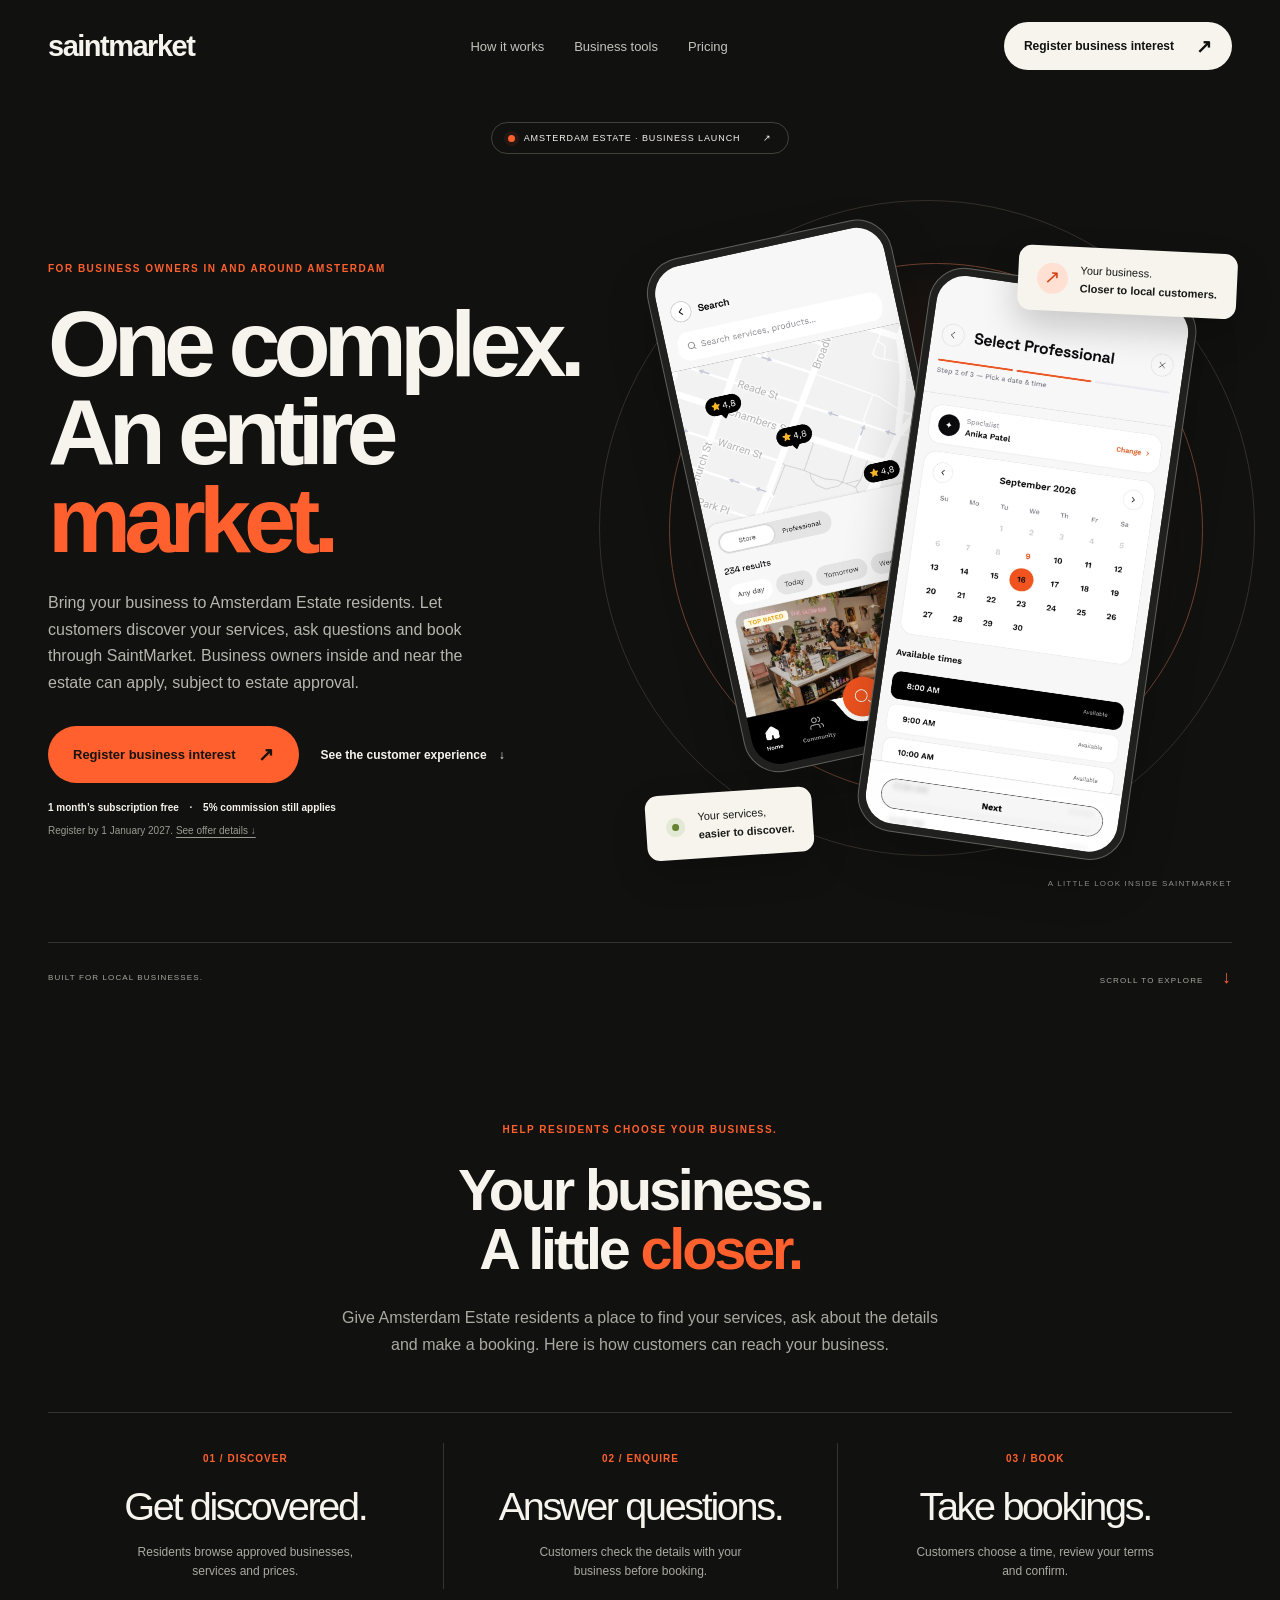
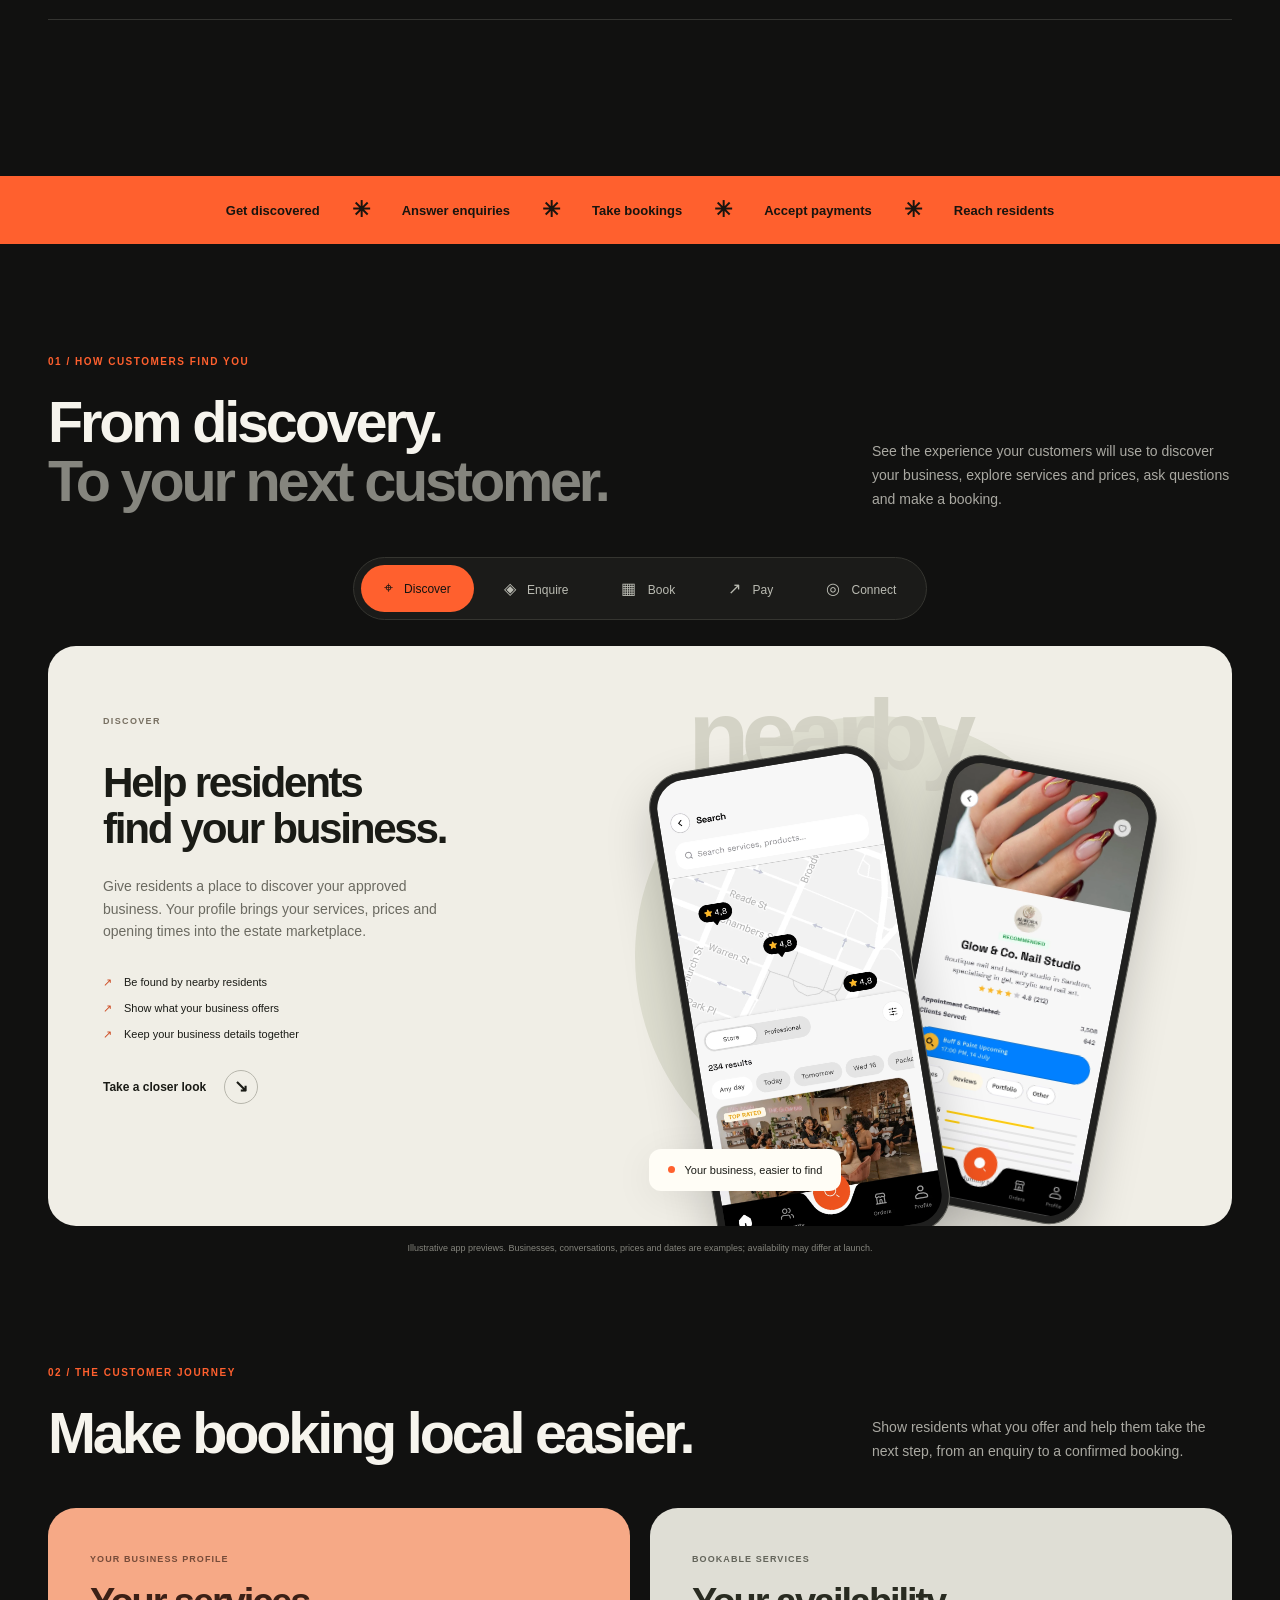
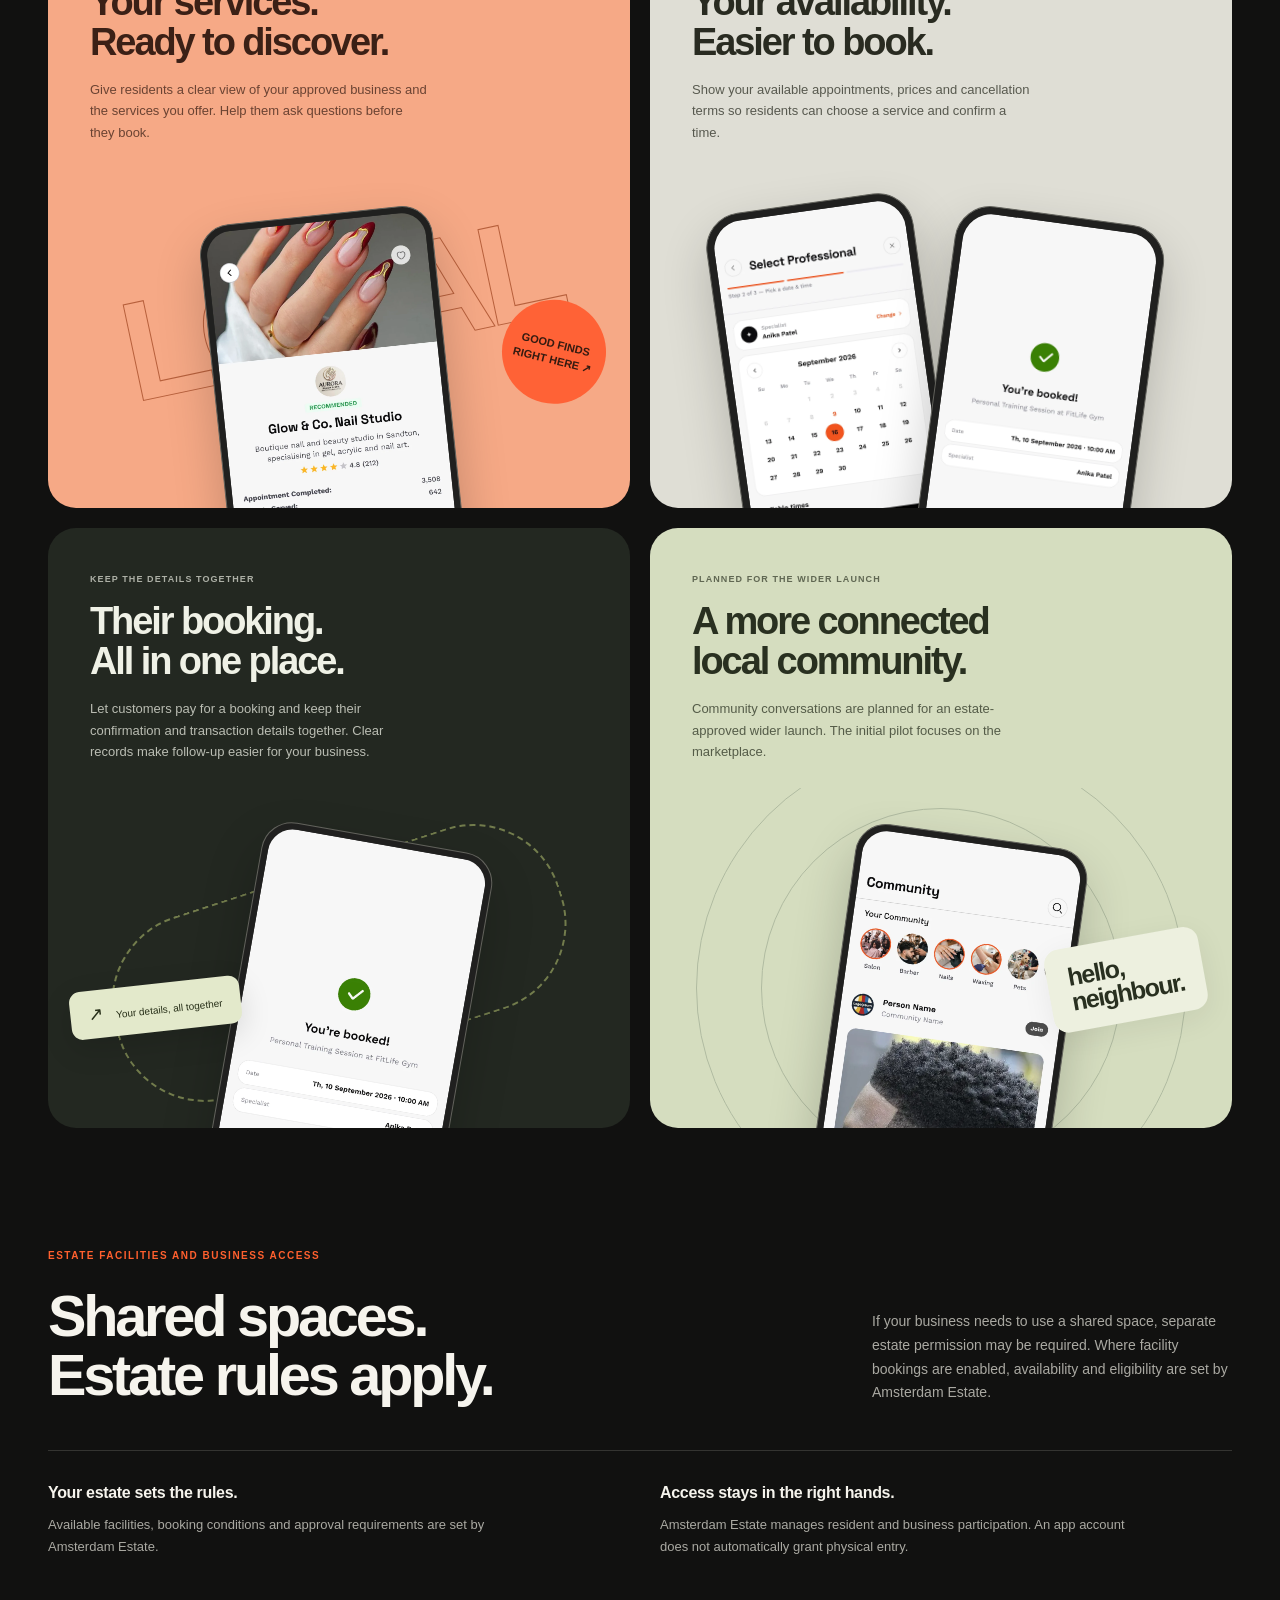
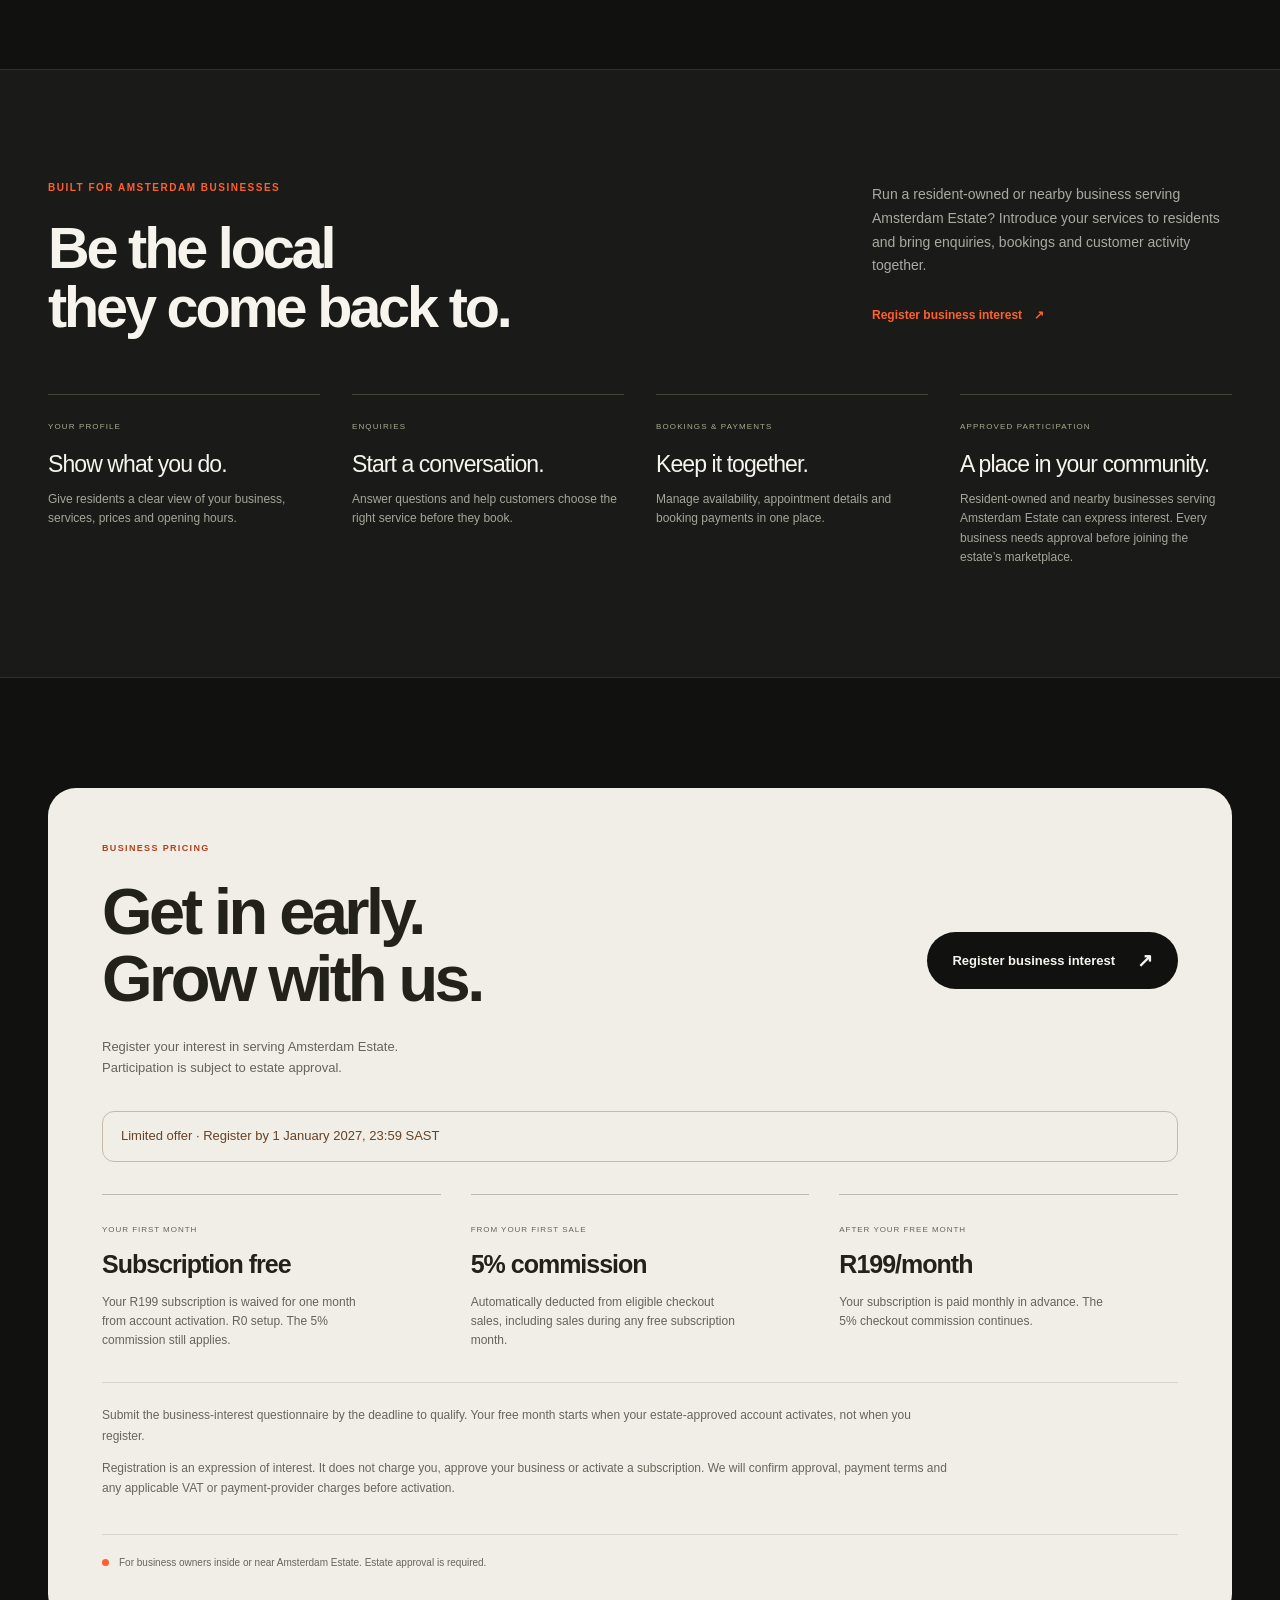
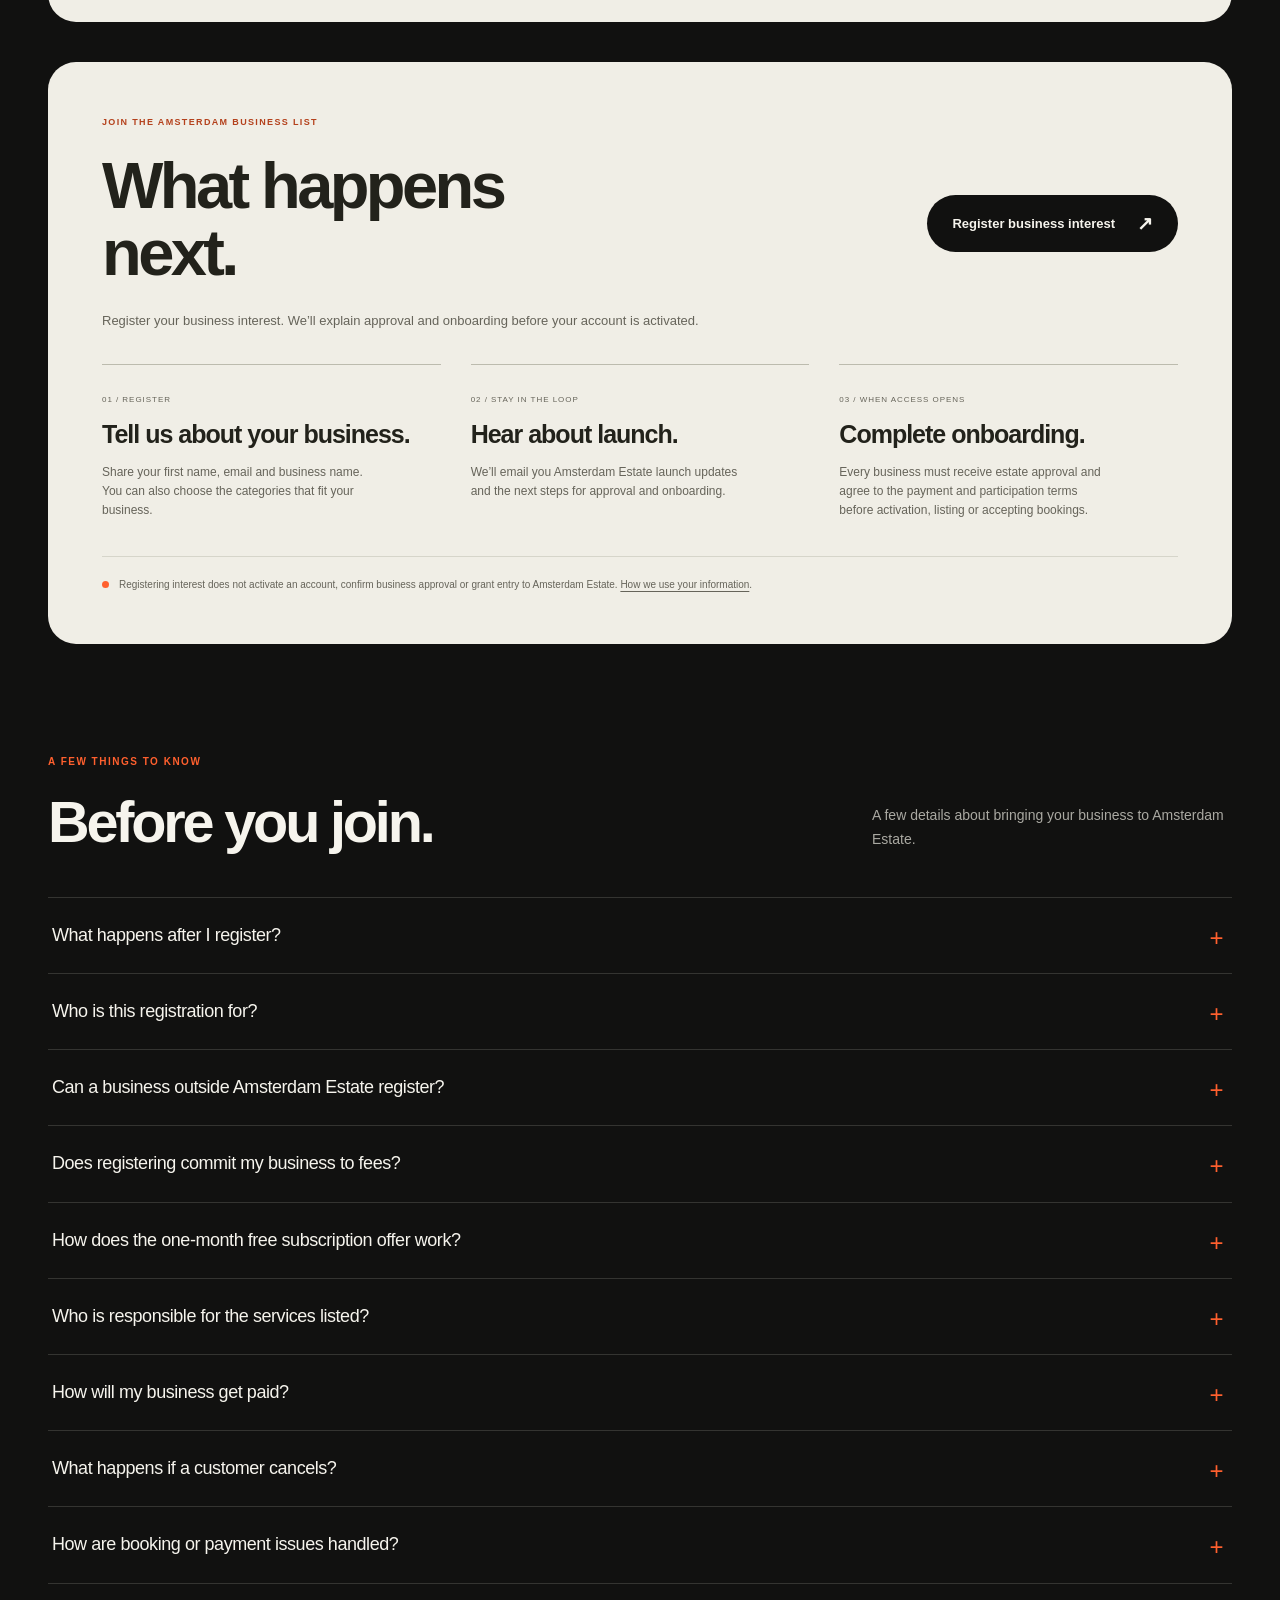
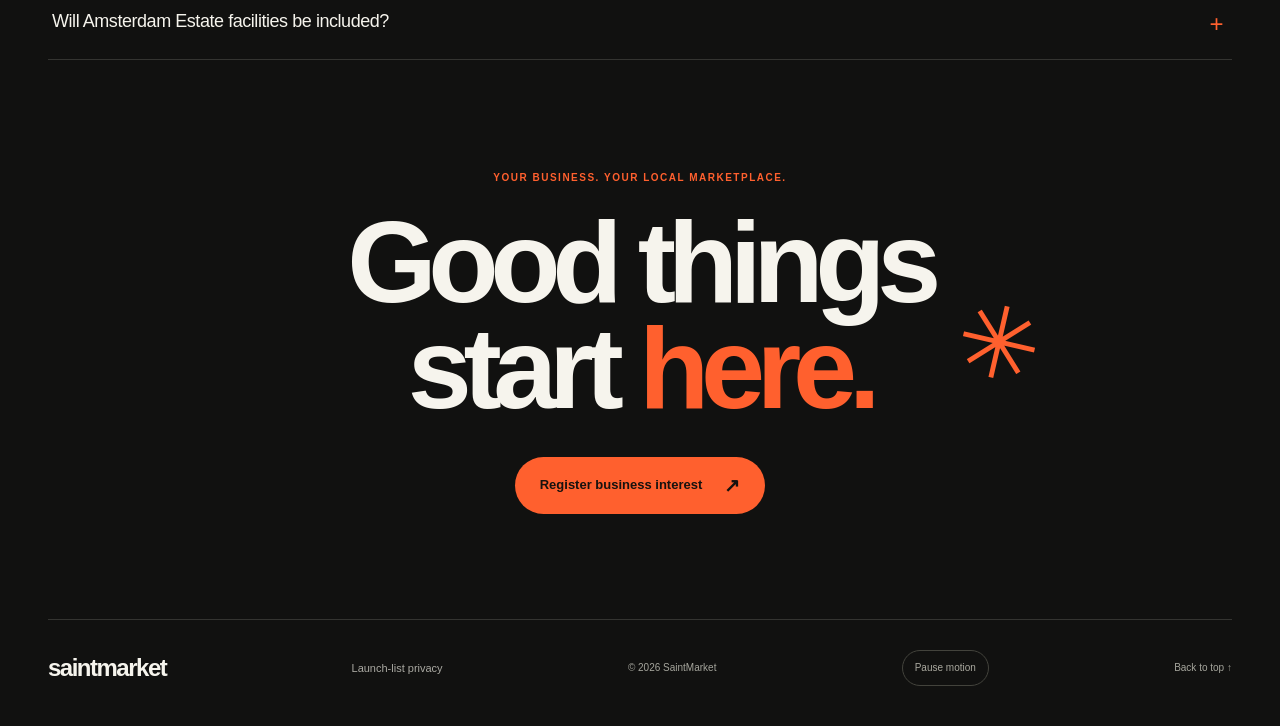
<file: saintmarket 2/index.html>
<!doctype html>
<html lang="en">
<head>
<meta charset="utf-8"><meta name="viewport" content="width=device-width,initial-scale=1">
<title>SaintMarket for Business — Amsterdam Estate</title>
<meta name="description" content="Reach Amsterdam Estate residents with your business. R199/month plus 5% commission. Register by 1 January 2027 for one month’s subscription free, subject to estate approval.">
<link rel="canonical" href="https://saintmarket.vercel.app/">
<meta property="og:title" content="SaintMarket — Amsterdam Estate business launch">
<meta property="og:description" content="Business owners: register by 1 January 2027 for one month’s subscription free. The 5% checkout commission still applies. R199/month afterward, subject to estate approval.">
<meta property="og:type" content="website">
<meta property="og:url" content="https://saintmarket.vercel.app/">
<meta name="theme-color" content="#111110">
<link rel="icon" href="assets/favicon.svg?v=20261117-brand" type="image/svg+xml">
<link rel="stylesheet" href="styles.css?v=11-business-offer">
<script src="app.js?v=11-business-offer" defer></script>
</head>
<body>
<div class="reading-progress" aria-hidden="true"><span></span></div>
<a class="skip" href="#main">Skip to content</a>
<header class="site-header">
<a href="#" class="wordmark" aria-label="SaintMarket home">saintmarket</a>
<nav aria-label="Main navigation"><a href="#experience">How it works</a><a href="#business">Business tools</a><a href="#pricing">Pricing</a></nav>
<a class="button button-small button-light" href="https://tally.so/r/VL27Kj" target="_blank" rel="noopener noreferrer">Register business interest <span aria-hidden="true">↗</span></a>
</header>
<main id="main">
<section class="hero wrap" aria-labelledby="hero-title">
<a class="launch-label" href="#pricing"><span class="live-dot" aria-hidden="true"></span> AMSTERDAM ESTATE · BUSINESS LAUNCH <span aria-hidden="true">↗</span></a>
<div class="hero-layout">
<div class="hero-copy">
<p class="eyebrow">FOR BUSINESS OWNERS IN AND AROUND AMSTERDAM</p>
<h1 id="hero-title">One complex.<br> An entire<br> <em>market.</em></h1>
<p class="lead">Bring your business to Amsterdam Estate residents. Let customers discover your services, ask questions and book through SaintMarket. Business owners inside and near the estate can apply, subject to estate approval.</p>
<div class="hero-actions"><a class="button button-orange" href="https://tally.so/r/VL27Kj" target="_blank" rel="noopener noreferrer">Register business interest <span aria-hidden="true">↗</span></a><a class="text-link" href="#experience">See the customer experience <span aria-hidden="true">↓</span></a></div>
<p class="fine offer-summary" data-offer-active>1 month’s subscription free <span>·</span> 5% commission still applies</p>
<p class="fine offer-summary" data-offer-expired hidden>R199/month <span>·</span> 5% commission <span>·</span> R0 setup</p>
<p class="fine offer-deadline-copy" data-offer-active>Register by <time datetime="2027-01-01">1 January 2027</time>. <a href="#pricing">See offer details ↓</a></p>
<p class="fine offer-deadline-copy" data-offer-expired hidden>The one-month subscription offer closed on 1 January 2027.</p>
</div>
<div class="hero-stage" aria-label="SaintMarket app preview">
<div class="orbit orbit-one" aria-hidden="true"></div><div class="orbit orbit-two" aria-hidden="true"></div><div class="hero-glow" aria-hidden="true"></div>
<div class="device hero-back"><img src="assets/discover-v5.webp" width="804" height="1748" alt="Discover nearby businesses on the SaintMarket map" fetchpriority="high"></div>
<div class="device hero-front"><img src="assets/booking-v5.webp" width="804" height="1752" alt="SaintMarket design preview showing appointment dates and available times" fetchpriority="high"></div>
<div class="floating-note note-top"><span class="note-icon" aria-hidden="true">↗</span><span>Your business.<br> <strong>Closer to local customers.</strong></span></div>
<div class="floating-note note-bottom"><span class="status-dot" aria-hidden="true"></span><span>Your services,<br> <strong>easier to discover.</strong></span></div>
<span class="stage-caption">A LITTLE LOOK INSIDE SAINTMARKET</span>
</div>
</div>
<div class="hero-baseline"><span>BUILT FOR LOCAL BUSINESSES.</span><a href="#experience" aria-label="Scroll to explore SaintMarket">SCROLL TO EXPLORE <span>↓</span></a></div>
</section>
<section class="local-section wrap section-space" aria-labelledby="local-title">
<p class="eyebrow">HELP RESIDENTS CHOOSE YOUR BUSINESS.</p>
<h2 id="local-title"><span data-scroll-word>Your business.</span><br> <span data-scroll-word>A little</span> <em data-scroll-word>closer.</em></h2>
<p class="local-copy">Give Amsterdam Estate residents a place to find your services, ask about the details and make a booking. Here is how customers can reach your business.</p>
<ol class="stats local-benefits app-steps" aria-label="How residents find and book your business"><li><span class="step-number">01 / DISCOVER</span><strong>Get discovered.</strong><span>Residents browse approved businesses, services and prices.</span></li><li><span class="step-number">02 / ENQUIRE</span><strong>Answer questions.</strong><span>Customers check the details with your business before booking.</span></li><li><span class="step-number">03 / BOOK</span><strong>Take bookings.</strong><span>Customers choose a time, review your terms and confirm.</span></li></ol>
</section>
<div class="category-strip" aria-label="Business benefits"><span>Get discovered</span><i>✳</i><span>Answer enquiries</span><i>✳</i><span>Take bookings</span><i>✳</i><span>Accept payments</span><i>✳</i><span>Reach residents</span></div>
<section id="experience" class="experience wrap section-space">
<div class="section-heading"><div><p class="eyebrow">01 / HOW CUSTOMERS FIND YOU</p><h2>From discovery.<br> <span class="muted-heading">To your next customer.</span></h2></div><p>See the experience your customers will use to discover your business, explore services and prices, ask questions and make a booking.</p></div>
<div class="feature-tabs" role="tablist" aria-label="Explore app features">
<button id="tab-discover" role="tab" aria-selected="true" aria-controls="feature-panel" data-feature="discover"><span aria-hidden="true">⌖</span> Discover</button>
<button id="tab-enquire" role="tab" aria-selected="false" aria-controls="feature-panel" tabindex="-1" data-feature="enquire"><span aria-hidden="true">◈</span> Enquire</button>
<button id="tab-book" role="tab" aria-selected="false" aria-controls="feature-panel" tabindex="-1" data-feature="book"><span aria-hidden="true">▦</span> Book</button>
<button id="tab-pay" role="tab" aria-selected="false" aria-controls="feature-panel" tabindex="-1" data-feature="pay"><span aria-hidden="true">↗</span> Pay</button>
<button id="tab-connect" role="tab" aria-selected="false" aria-controls="feature-panel" tabindex="-1" data-feature="connect"><span aria-hidden="true">◎</span> Connect</button>
</div>
<div class="feature-panel" id="feature-panel" role="tabpanel" tabindex="0" aria-labelledby="tab-discover">
<div class="panel-copy"><span class="chapter" id="feature-number">DISCOVER</span><h3 id="feature-title">Help residents<br> find your business.</h3><p id="feature-description">Give residents a place to discover your approved business. Your profile brings your services, prices and opening times into the estate marketplace.</p><ul id="feature-points"><li>Be found by nearby residents</li><li>Show what your business offers</li><li>Keep your business details together</li></ul><a class="round-link" href="#features">Take a closer look <span aria-hidden="true">↘</span></a></div>
<div class="panel-stage"><div class="panel-ring" aria-hidden="true"></div><span class="panel-big-word" id="feature-word" aria-hidden="true">nearby.</span><div class="device panel-secondary"><img id="feature-secondary" src="assets/salon-v5.webp" width="804" height="1750" alt="Illustrative beauty studio profile and example services" loading="lazy"></div><div class="device panel-primary"><img id="feature-primary" src="assets/discover-v5.webp" width="804" height="1748" alt="Map of local businesses with category filters" loading="lazy"></div><div class="panel-tag"><span class="status-dot" aria-hidden="true"></span><span id="feature-tag">Your business, easier to find</span></div></div>
</div>
<p class="screen-caption">Illustrative app previews. Businesses, conversations, prices and dates are examples; availability may differ at launch.</p>
</section>
<section class="feature-stories wrap" id="features">
<div class="section-heading"><div><p class="eyebrow">02 / THE CUSTOMER JOURNEY</p><h2>Make booking local easier.</h2></div><p>Show residents what you offer and help them take the next step, from an enquiry to a confirmed booking.</p></div>
<div class="story-grid">
<article class="story story-shop"><div class="story-copy"><span class="story-kicker">YOUR BUSINESS PROFILE</span><h3>Your services.<br> Ready to discover.</h3><p>Give residents a clear view of your approved business and the services you offer. Help them ask questions before they book.</p></div><div class="story-art shop-art"><span class="art-outline" aria-hidden="true">LOCAL</span><div class="device story-device"><img src="assets/salon-v5.webp" alt="Design preview of a local salon profile and its services" width="804" height="1750" loading="lazy"></div><span class="art-sticker" aria-hidden="true">GOOD FINDS<br> RIGHT HERE ↗</span></div></article>
<article class="story story-book"><div class="story-copy"><span class="story-kicker">BOOKABLE SERVICES</span><h3>Your availability.<br> Easier to book.</h3><p>Show your available appointments, prices and cancellation terms so residents can choose a service and confirm a time.</p></div><div class="story-art booking-art"><div class="device booking-back"><img src="assets/booking-v5.webp" alt="Appointment calendar with professional and available times" width="804" height="1752" loading="lazy"></div><div class="device booking-front"><img src="assets/confirmed-v5.webp" alt="Appointment confirmation screen saying You're booked" width="804" height="1752" loading="lazy"></div></div></article>
<article class="story story-track"><div class="story-copy"><span class="story-kicker">KEEP THE DETAILS TOGETHER</span><h3>Their booking.<br> All in one place.</h3><p>Let customers pay for a booking and keep their confirmation and transaction details together. Clear records make follow-up easier for your business.</p></div><div class="story-art tracking-art"><div class="route-path" aria-hidden="true"></div><div class="device story-device"><img src="assets/confirmed-v5.webp" alt="Design preview of a confirmed appointment in SaintMarket" width="804" height="1752" loading="lazy"></div><div class="delivery-label"><span aria-hidden="true">↗</span> Your details, all together</div></div></article>
<article class="story story-community"><div class="story-copy"><span class="story-kicker">PLANNED FOR THE WIDER LAUNCH</span><h3>A more connected<br> local community.</h3><p>Community conversations are planned for an estate-approved wider launch. The initial pilot focuses on the marketplace.</p></div><div class="story-art community-art"><span class="community-circle circle-one" aria-hidden="true"></span><span class="community-circle circle-two" aria-hidden="true"></span><div class="device story-device"><img src="assets/community-v5.webp" alt="SaintMarket community feed with groups and local conversations" width="804" height="1750" loading="lazy"></div><span class="community-sticker" aria-hidden="true">hello,<br> neighbour.</span></div></article>
</div>
</section>

<section class="estate-section wrap section-space" aria-labelledby="estate-title">
<div class="section-heading"><div><p class="eyebrow">ESTATE FACILITIES AND BUSINESS ACCESS</p><h2 id="estate-title">Shared spaces.<br> Estate rules apply.</h2></div><p>If your business needs to use a shared space, separate estate permission may be required. Where facility bookings are enabled, availability and eligibility are set by Amsterdam Estate.</p></div>
<div class="estate-notes"><p><strong>Your estate sets the rules.</strong> Available facilities, booking conditions and approval requirements are set by Amsterdam Estate.</p><p><strong>Access stays in the right hands.</strong> Amsterdam Estate manages resident and business participation. An app account does not automatically grant physical entry.</p></div>
</section>
<section id="business" class="business-section">
<div class="wrap section-space"><div class="section-heading"><div><p class="eyebrow">BUILT FOR AMSTERDAM BUSINESSES</p><h2>Be the local<br> they come back to.</h2></div><div><p>Run a resident-owned or nearby business serving Amsterdam Estate? Introduce your services to residents and bring enquiries, bookings and customer activity together.</p><a class="text-link" href="https://tally.so/r/VL27Kj" target="_blank" rel="noopener noreferrer">Register business interest <span aria-hidden="true">↗</span></a></div></div>
<div class="business-grid">
<article><span>YOUR PROFILE</span><h3>Show what you do.</h3><p>Give residents a clear view of your business, services, prices and opening hours.</p></article>
<article><span>ENQUIRIES</span><h3>Start a conversation.</h3><p>Answer questions and help customers choose the right service before they book.</p></article>
<article><span>BOOKINGS &amp; PAYMENTS</span><h3>Keep it together.</h3><p>Manage availability, appointment details and booking payments in one place.</p></article>
<article><span>APPROVED PARTICIPATION</span><h3>A place in your community.</h3><p>Resident-owned and nearby businesses serving Amsterdam Estate can express interest. Every business needs approval before joining the estate’s marketplace.</p></article>
</div></div></section>
<section id="pricing" class="join pricing wrap section-space" aria-labelledby="pricing-title">
<div class="join-card">
<div class="join-top">
<div><p class="eyebrow">BUSINESS PRICING</p><h2 id="pricing-title">Get in early.<br> Grow with us.</h2><p>Register your interest in serving Amsterdam Estate.<br> Participation is subject to estate approval.</p></div>
<a class="button button-dark" href="https://tally.so/r/VL27Kj" target="_blank" rel="noopener noreferrer">Register business interest <span aria-hidden="true">↗</span></a>
</div>
<p class="offer-deadline" data-offer-active>Limited offer · Register by <time datetime="2027-01-01T23:59:59+02:00">1 January 2027, 23:59 SAST</time></p>
<p class="offer-deadline" data-offer-expired hidden>The one-month free subscription offer closed on 1 January 2027. You can still register at the standard business pricing below.</p>
<div class="offer-grid">
<div data-offer-active><span>YOUR FIRST MONTH</span><strong>Subscription free</strong><p>Your R199 subscription is waived for one month from account activation. R0 setup. The 5% commission still applies.</p></div>
<div data-offer-expired hidden><span>MONTHLY SUBSCRIPTION</span><strong>R199/month</strong><p>Your business subscription is paid in advance, starting at account activation.</p></div>
<div><span>FROM YOUR FIRST SALE</span><strong>5% commission</strong><p>Automatically deducted from eligible checkout sales, including sales during any free subscription month.</p></div>
<div data-offer-active><span>AFTER YOUR FREE MONTH</span><strong>R199/month</strong><p>Your subscription is paid monthly in advance. The 5% checkout commission continues.</p></div>
<div data-offer-expired hidden><span>TO GET YOU STARTED</span><strong>R0 setup</strong><p>No setup fee. Complete estate approval and onboarding before your paid account is activated.</p></div>
</div>
<div class="offer-terms">
<p data-offer-active>Submit the business-interest questionnaire by the deadline to qualify. Your free month starts when your estate-approved account activates, not when you register.</p>
<p>Registration is an expression of interest. It does not charge you, approve your business or activate a subscription. We will confirm approval, payment terms and any applicable VAT or payment-provider charges before activation.</p>
</div>
<div class="join-foot"><span class="status-dot" aria-hidden="true"></span> For business owners inside or near Amsterdam Estate. Estate approval is required.</div>
</div>
</section>
<section id="join" class="join wrap section-space" aria-labelledby="join-title"><div class="join-card"><div class="join-top"><div><p class="eyebrow">JOIN THE AMSTERDAM BUSINESS LIST</p><h2 id="join-title">What happens<br> next.</h2><p>Register your business interest. We’ll explain approval and onboarding before your account is activated.</p></div><a class="button button-dark" href="https://tally.so/r/VL27Kj" target="_blank" rel="noopener noreferrer">Register business interest <span aria-hidden="true">↗</span></a></div>
<ol class="offer-grid next-steps"><li><span>01 / REGISTER</span><strong>Tell us about your business.</strong><p>Share your first name, email and business name. You can also choose the categories that fit your business.</p></li><li><span>02 / STAY IN THE LOOP</span><strong>Hear about launch.</strong><p>We’ll email you Amsterdam Estate launch updates and the next steps for approval and onboarding.</p></li><li><span>03 / WHEN ACCESS OPENS</span><strong>Complete onboarding.</strong><p>Every business must receive estate approval and agree to the payment and participation terms before activation, listing or accepting bookings.</p></li></ol>
<div class="join-foot"><span class="status-dot" aria-hidden="true"></span><span>Registering interest does not activate an account, confirm business approval or grant entry to Amsterdam Estate. <a href="privacy.html">How we use your information</a>.</span></div></div></section>
<section class="faq-section wrap" id="questions" aria-labelledby="questions-title">
<div class="section-heading"><div><p class="eyebrow">A FEW THINGS TO KNOW</p><h2 id="questions-title">Before you join.</h2></div><p>A few details about bringing your business to Amsterdam Estate.</p></div>
<div class="faq-list">
<details><summary>What happens after I register?</summary><p>You’ll see a confirmation that your business interest is registered. We’ll email you Amsterdam Estate launch updates and explain the business onboarding steps. No further action is needed now.</p></details>
<details><summary>Who is this registration for?</summary><p>This launch list is for resident-owned and nearby businesses interested in serving Amsterdam Estate residents. It is a business-interest form; it does not create a resident account or activate a business.</p></details>
<details><summary>Can a business outside Amsterdam Estate register?</summary><p>Yes. Nearby businesses that want to serve Amsterdam Estate residents can register alongside resident-owned businesses. Every business needs approval before listing, and continued participation depends on meeting the estate’s standards.</p></details>
<details><summary>Does registering commit my business to fees?</summary><p>No. Registration only records your interest; it does not charge you or activate a subscription. The standard business fee is R199 per month, paid in advance, plus 5% commission on eligible checkout sales. R0 setup. Any qualifying free subscription month does not waive the 5% commission. We’ll confirm estate approval, participation and payment terms, and any applicable VAT or payment-provider charges before activation.</p></details>
<details data-offer-active><summary>How does the one-month free subscription offer work?</summary><p>Submit the business-interest questionnaire by 1 January 2027 at 23:59 SAST to qualify, subject to estate approval. Your free subscription month starts when your approved business account activates. The 5% commission applies from your first eligible checkout sale, including during the free month. After that month, the subscription is R199 per month, paid in advance.</p></details>
<details data-offer-expired hidden><summary>Is the free subscription offer still available?</summary><p>The one-month free subscription offer closed on 1 January 2027. New registrations use the standard R199 monthly subscription plus 5% commission, subject to estate approval. Businesses that registered by the deadline retain their qualifying offer upon approved activation.</p></details>
<details><summary>Who is responsible for the services listed?</summary><p>Each business is responsible for its offerings, availability, service delivery and customer remedies. SaintMarket brings discovery, enquiries, bookings and payment records together. Customers must see accurate descriptions, the total price and cancellation terms before checkout.</p></details>
<details><summary>How will my business get paid?</summary><p>The proposed payment arrangement automatically deducts the 5% commission from eligible checkout sales, splits the agreed allocations and pays your business its balance. Commission is collected at checkout, not through a later monthly invoice. Any provider charges, settlement times and refund responsibilities will be agreed before activation; an immediate bank payout is not promised.</p><p>A full cancellation reverses the full commission and associated estate allocation. Partial reversals are calculated on the cancelled or refunded sale value before any permitted processing-cost deduction. The separate R199 subscription is paid in advance when due, after any qualifying free month.</p></details>
<details><summary>What happens if a customer cancels?</summary><p>For ordinary customer cancellations of prepaid appointments before service delivery, our proposed policy refunds at least 95% of the cancelled amount. Any deduction is capped at 5% and limited to actual, evidenced, non-recoverable payment-provider costs attributable to that transaction or cancelled portion, only where lawful and reasonable. A lower allowable cost means a higher refund. The 5% cap is not an automatic bank fee or retained commission, and no additional cancellation penalty is proposed.</p><p>No cancellation fee applies when the booking’s beneficiary cannot attend because of death or hospitalisation. If your business cancels or cannot provide the service, the customer can choose a full refund or reschedule. Mandatory refund rights and any existing free-cancellation promise take priority.</p><p>The final customer terms will be legally reviewed and shown before checkout. Terms already agreed for existing bookings remain honoured.</p></details>
<details><summary>How are booking or payment issues handled?</summary><p>Businesses and customers first try to resolve service or appointment issues directly. App problems go to SaintMarket support. Unresolved or serious concerns can be escalated to SaintMarket and Amsterdam Estate’s designated team.</p></details>
<details><summary>Will Amsterdam Estate facilities be included?</summary><p>Facility bookings depend on what Amsterdam Estate enables. The estate decides which spaces are available, who may use them and the booking and approval rules. Business registration does not grant access to facilities.</p></details>
</div></section>
<section class="closing wrap"><p class="eyebrow">YOUR BUSINESS. YOUR LOCAL MARKETPLACE.</p><h2>Good things<br> start <em>here.</em><span class="closing-spark" aria-hidden="true">✳</span></h2><a class="button button-orange" href="https://tally.so/r/VL27Kj" target="_blank" rel="noopener noreferrer">Register business interest <span aria-hidden="true">↗</span></a></section>
</main>
<footer class="wrap"><a href="#" class="wordmark">saintmarket</a><a class="footer-link" href="privacy.html">Launch-list privacy</a><span>© 2026 SaintMarket</span><button class="motion-toggle" type="button" aria-pressed="false" hidden>Pause motion</button><a href="#">Back to top ↑</a></footer>
</body></html>
</file>
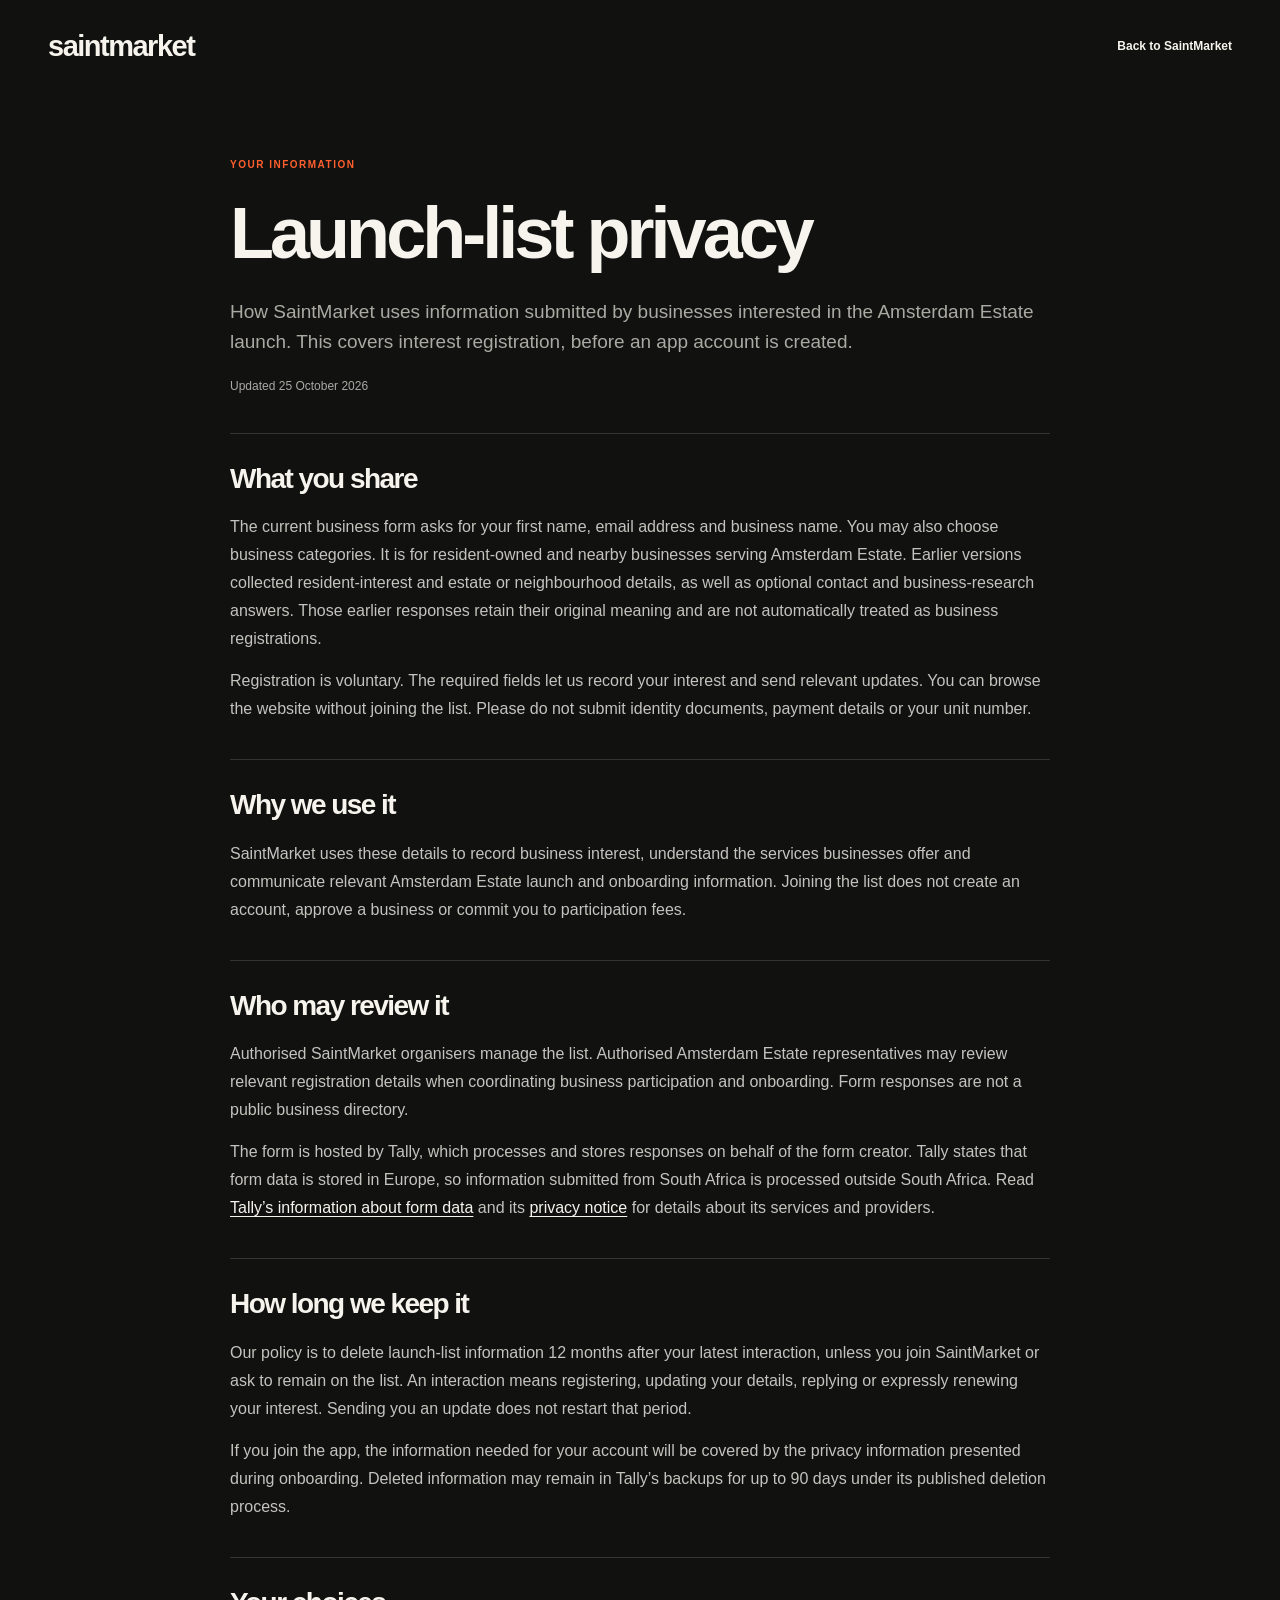
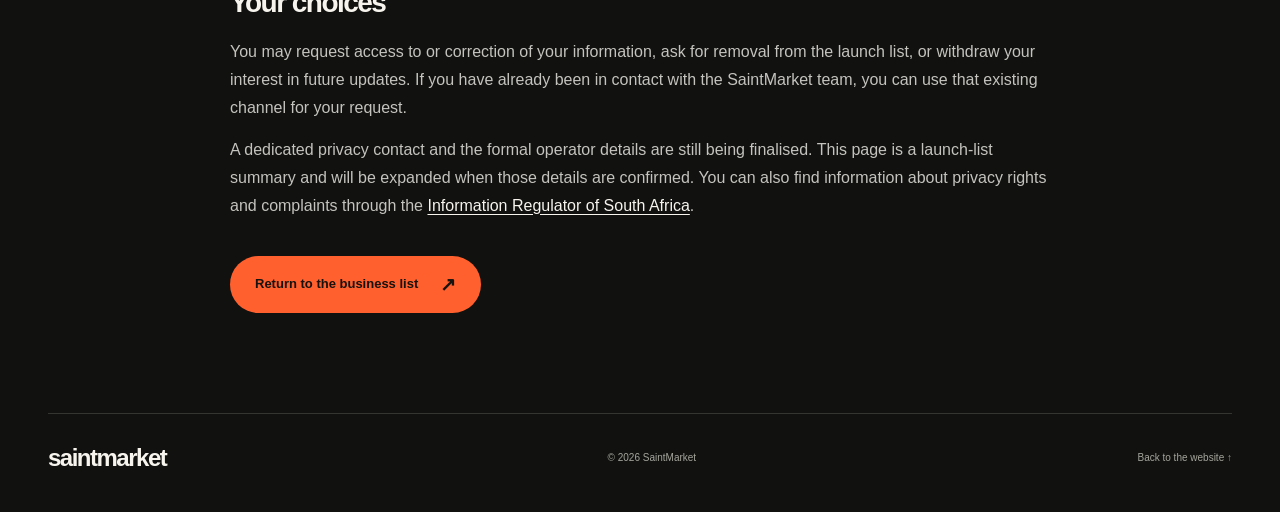
<file: saintmarket 2/privacy.html>
<!doctype html>
<html lang="en">
<head>
<meta charset="utf-8"><meta name="viewport" content="width=device-width,initial-scale=1">
<title>SaintMarket — Amsterdam business launch-list privacy</title>
<meta name="description" content="How SaintMarket uses launch-list information, who may review it and how long it is kept.">
<link rel="canonical" href="https://saintmarket.vercel.app/privacy.html">
<meta name="theme-color" content="#111110">
<link rel="icon" href="assets/favicon.svg?v=20261117-brand" type="image/svg+xml">
<link rel="stylesheet" href="styles.css?v=9-trust">
</head>
<body>
<a class="skip" href="#main">Skip to content</a>
<header class="site-header"><a class="wordmark" href="/" aria-label="SaintMarket home">saintmarket</a><a class="text-link" href="/">Back to SaintMarket</a></header>
<main id="main" class="privacy-page wrap">
<p class="eyebrow">YOUR INFORMATION</p><h1>Launch-list privacy</h1>
<p class="privacy-intro">How SaintMarket uses information submitted by businesses interested in the Amsterdam Estate launch. This covers interest registration, before an app account is created.</p>
<p class="privacy-date">Updated 25 October 2026</p>
<section><h2>What you share</h2><p>The current business form asks for your first name, email address and business name. You may also choose business categories. It is for resident-owned and nearby businesses serving Amsterdam Estate. Earlier versions collected resident-interest and estate or neighbourhood details, as well as optional contact and business-research answers. Those earlier responses retain their original meaning and are not automatically treated as business registrations.</p><p>Registration is voluntary. The required fields let us record your interest and send relevant updates. You can browse the website without joining the list. Please do not submit identity documents, payment details or your unit number.</p></section>
<section><h2>Why we use it</h2><p>SaintMarket uses these details to record business interest, understand the services businesses offer and communicate relevant Amsterdam Estate launch and onboarding information. Joining the list does not create an account, approve a business or commit you to participation fees.</p></section>
<section><h2>Who may review it</h2><p>Authorised SaintMarket organisers manage the list. Authorised Amsterdam Estate representatives may review relevant registration details when coordinating business participation and onboarding. Form responses are not a public business directory.</p><p>The form is hosted by Tally, which processes and stores responses on behalf of the form creator. Tally states that form data is stored in Europe, so information submitted from South Africa is processed outside South Africa. Read <a href="https://tally.so/help/gdpr" target="_blank" rel="noopener noreferrer">Tally’s information about form data</a> and its <a href="https://tally.so/help/privacy-policy" target="_blank" rel="noopener noreferrer">privacy notice</a> for details about its services and providers.</p></section>
<section><h2>How long we keep it</h2><p>Our policy is to delete launch-list information 12 months after your latest interaction, unless you join SaintMarket or ask to remain on the list. An interaction means registering, updating your details, replying or expressly renewing your interest. Sending you an update does not restart that period.</p><p>If you join the app, the information needed for your account will be covered by the privacy information presented during onboarding. Deleted information may remain in Tally’s backups for up to 90 days under its published deletion process.</p></section>
<section><h2>Your choices</h2><p>You may request access to or correction of your information, ask for removal from the launch list, or withdraw your interest in future updates. If you have already been in contact with the SaintMarket team, you can use that existing channel for your request.</p><p>A dedicated privacy contact and the formal operator details are still being finalised. This page is a launch-list summary and will be expanded when those details are confirmed. You can also find information about privacy rights and complaints through the <a href="https://inforegulator.org.za/contact-us/" target="_blank" rel="noopener noreferrer">Information Regulator of South Africa</a>.</p></section>
<a class="button button-orange" href="https://tally.so/r/VL27Kj" target="_blank" rel="noopener noreferrer">Return to the business list <span aria-hidden="true">↗</span></a>
</main>
<footer class="wrap"><a class="wordmark" href="/">saintmarket</a><span>© 2026 SaintMarket</span><a href="/">Back to the website ↑</a></footer>
</body></html>
</file>
<file: saintmarket 2/styles.css>
@charset "UTF-8";
/* Shared launch-list styling follows SaintMarket's charcoal, cream and orange palette. */
:root{--bg:#111110;--ink:#f6f4ed;--muted:#aaa9a2;--orange:#ff602e;--line:#343431;--paper:#f0eee6;--radius:28px;--max:1320px}*{box-sizing:border-box}html{scroll-behavior:smooth;scroll-padding-top:104px}body{margin:0;background:var(--bg);color:var(--ink);font-family:Arial,Helvetica,sans-serif;-webkit-font-smoothing:antialiased}a{color:inherit;text-decoration:none}button{font:inherit}button,a{-webkit-tap-highlight-color:transparent}button{cursor:pointer}button:focus-visible,a:focus-visible,[tabindex]:focus-visible{outline:3px solid var(--orange);outline-offset:5px}img{display:block;width:100%;height:auto}h1,h2,h3,p{margin:0}h1,h2,h3{font-weight:600;letter-spacing:-.055em}p{line-height:1.6}em{font-style:normal;color:var(--orange)}.wrap{width:min(var(--max),calc(100% - 96px));margin-inline:auto}.section-space{padding-block:110px}.eyebrow,.chapter,.story-kicker{font-size:10px;letter-spacing:.15em;font-weight:700;line-height:1.5}.eyebrow{color:var(--orange);margin-bottom:24px}.site-header{height:92px;max-width:1500px;padding:0 48px;display:flex;align-items:center;justify-content:space-between;gap:24px;margin:auto}.wordmark{font-size:29px;letter-spacing:-1.5px;font-weight:800;white-space:nowrap}.wordmark span{font-size:12px;color:var(--orange);vertical-align:top;display:inline-block;margin:5px 0 0 4px;letter-spacing:0}.site-header nav{display:flex;gap:30px;font-size:13px;color:#c4c3bd}.site-header nav a:hover,.text-link:hover{color:var(--orange)}.button{display:inline-flex;align-items:center;justify-content:center;gap:22px;border-radius:40px;padding:19px 25px;font-size:13px;font-weight:700;line-height:1.2;min-height:48px;transition:transform .2s,background .2s}.button:hover{transform:translateY(-3px)}.button span{font-size:19px;line-height:1}.button-small{padding:13px 20px;font-size:12px}.button-light{background:var(--ink);color:var(--bg)}.button-orange{background:var(--orange);color:#17120f}.button-orange:hover{background:#ff7e50}.button-dark{background:var(--bg);color:var(--ink)}.skip{position:fixed;left:12px;top:-100px;z-index:99;padding:14px;background:white;color:black}.skip:focus{top:10px}.hero{padding-top:30px}.launch-label{display:flex;gap:9px;align-items:center;justify-content:center;border:1px solid #41413a;border-radius:30px;width:fit-content;margin:0 auto;font-size:9px;letter-spacing:.1em;padding:10px 16px}.launch-label>span:last-child{margin-left:14px}.live-dot,.status-dot{display:inline-block;width:7px;height:7px;border-radius:50%;background:var(--orange);flex-shrink:0}.live-dot{box-shadow:0 0 0 4px #ff602e15}.hero-layout{display:grid;grid-template-columns:1fr 1fr;gap:12px;align-items:center;padding:66px 0 62px}.hero-copy{position:relative;z-index:2}.hero h1{font-size:clamp(65px,7.3vw,108px);line-height:.94;letter-spacing:-.073em}.hero .lead{font-size:16px;line-height:1.65;color:#b6b5ae;max-width:440px;margin-top:27px}.hero-actions{display:flex;flex-wrap:wrap;align-items:center;gap:22px;margin-top:30px}.text-link{display:inline-flex;align-items:center;gap:12px;font-size:12px;font-weight:600;min-height:44px}.fine{font-size:10px;color:#9b9a92;line-height:1.6}.hero .fine{margin-top:17px}.fine span{margin:0 8px}.hero-stage{height:600px;position:relative;isolation:isolate}.device{padding:7px;background:#20201f;border:1px solid #62625c;border-radius:36px;box-shadow:0 22px 50px #0003;overflow:hidden}.device img{border-radius:29px;background:#f7f7f7}.hero-front{position:absolute;width:47%;max-width:292px;top:57px;left:42%;transform:rotate(8deg);z-index:2}.hero-back{position:absolute;width:43%;max-width:266px;left:8%;top:17px;transform:rotate(-12deg);z-index:1}.hero-glow{position:absolute;width:92%;aspect-ratio:1;top:23px;left:3%;border-radius:50%;background:radial-gradient(circle,#ff602e33 0,#ff602e10 45%,transparent 68%);z-index:-1}.orbit{position:absolute;border:1px solid #6f422f;border-radius:50%;width:91%;aspect-ratio:1;left:4%;top:43px;z-index:-1}.orbit-two{width:115%;left:-8%;top:-20px;border-color:#343029}.floating-note{position:absolute;display:flex;gap:12px;align-items:center;background:var(--ink);color:#191917;padding:15px 19px;border-radius:13px;font-size:11px;line-height:1.6;box-shadow:0 15px 36px #0003;z-index:3}.floating-note strong{font-weight:600}.note-icon{border-radius:50%;width:31px;height:31px;background:#ffe0d2;color:#d34214;display:grid;place-items:center;font-size:19px}.note-top{right:-5px;top:33px;transform:rotate(3deg)}.note-bottom{bottom:26px;left:0;transform:rotate(-4deg)}.note-bottom .status-dot{background:#638332;box-shadow:0 0 0 6px #e2e9d4;margin:0 7px}.stage-caption{position:absolute;right:0;bottom:-10px;font-size:8px;color:#92918a;letter-spacing:.15em}.hero-baseline{display:flex;justify-content:space-between;align-items:center;padding:24px 0;border-top:1px solid var(--line);font-size:8px;letter-spacing:.14em;color:#a8a79e}.hero-baseline a span{display:inline-block;margin-left:15px;color:var(--orange);font-size:18px}.category-strip{margin-top:20px;background:var(--orange);color:#18140f;display:flex;justify-content:center;gap:32px;align-items:center;padding:21px 24px;font-size:13px;font-weight:600;overflow:hidden}.category-strip i{font-style:normal;font-size:22px}.section-heading{display:flex;gap:50px;justify-content:space-between;align-items:flex-end;margin-bottom:45px}.section-heading>div{flex:1}.section-heading>p,.section-heading>div+div{max-width:360px}.section-heading p:not(.eyebrow){font-size:14px;color:var(--muted);line-height:1.7}.section-heading h2,h2{font-size:clamp(40px,4.5vw,66px);line-height:1.03}.muted-heading{color:#85857e}.feature-tabs{display:flex;justify-content:center;gap:7px;width:fit-content;margin:0 auto 26px;padding:7px;border:1px solid #353530;border-radius:40px;background:#1b1b19}.feature-tabs button{border:0;background:transparent;color:#babbb2;padding:14px 23px;border-radius:28px;font-size:12px;min-height:44px;transition:background .2s,color .2s}.feature-tabs button[aria-selected=true]{background:var(--orange);color:#161310}.feature-tabs button:hover:not([aria-selected=true]){background:#33332f;color:white}.feature-tabs button span{margin-right:8px;font-size:16px}.feature-panel{min-height:580px;display:grid;grid-template-columns:44% 56%;border-radius:var(--radius);overflow:hidden;background:var(--paper);color:#1a1b16}.panel-copy{padding:64px 0 60px 55px;position:relative;z-index:2}.chapter{color:#776f61;font-size:9px}.panel-copy h3{font-size:clamp(32px,3.3vw,46px);line-height:1.08;margin:32px 0 24px}.panel-copy>p{font-size:14px;color:#6b6a61;max-width:360px}.panel-copy ul{list-style:none;padding:0;margin:26px 0 22px;font-size:11px;line-height:2.4}.panel-copy li::before{content:'↗';margin-right:12px;color:#cd4920}.round-link{display:flex;gap:18px;align-items:center;font-size:12px;font-weight:600}.round-link span{border:1px solid #b7b6ac;display:grid;place-items:center;border-radius:50%;height:34px;width:34px;font-size:17px}.panel-stage{position:relative;overflow:hidden;isolation:isolate;min-height:580px}.panel-ring{border-radius:50%;background:#deded0;width:480px;aspect-ratio:1;position:absolute;top:70px;left:10%;z-index:-1}.panel-big-word{position:absolute;top:32px;left:18%;font-size:100px;font-weight:700;letter-spacing:-.08em;color:#d4d3c6;z-index:-1}.panel-primary{position:absolute;width:235px;top:128px;left:17%;transform:rotate(-8deg);z-index:1}.panel-secondary{position:absolute;width:215px;top:91px;left:51%;transform:rotate(9deg)}.panel-tag{position:absolute;left:12%;bottom:35px;background:#fffdf6;box-shadow:0 8px 40px #0001;padding:15px 19px;border-radius:12px;display:flex;align-items:center;gap:10px;z-index:2;font-size:11px}.screen-caption{text-align:center;color:#85857d;font-size:9px;margin-top:15px}.feature-stories{padding-bottom:10px}.feature-stories .section-heading{align-items:end}.story-grid{display:grid;grid-template-columns:1fr 1fr;gap:20px}.story{border-radius:var(--radius);overflow:hidden;min-width:0;position:relative}.story-copy{padding:40px 42px 0;position:relative;z-index:3}.story-kicker{font-size:9px;letter-spacing:.12em;opacity:.68}.story h3{font-size:38px;line-height:1.05;margin:16px 0}.story p{font-size:13px;line-height:1.65;max-width:340px;opacity:.74}.story-art{height:340px;position:relative;margin-top:25px;overflow:hidden;isolation:isolate}.story-shop{background:#f6a986;color:#3b2016}.story-book{background:#dfded5;color:#292b21}.story-track{background:#232821;color:#eff1e6}.story-community{background:#d5ddbf;color:#293020}.story-device{position:absolute;width:234px;left:50%;top:22px;transform:translateX(-50%) rotate(-8deg);border-radius:31px;padding:6px}.story-device img{border-radius:25px}.art-outline{position:absolute;font-size:142px;letter-spacing:-.07em;line-height:1;left:50%;transform:translateX(-50%) rotate(-12deg);top:70px;color:transparent;-webkit-text-stroke:1px #b7603c;z-index:-1;font-weight:800}.art-sticker{position:absolute;right:24px;top:150px;background:#ff6236;color:#351b11;width:104px;height:104px;border-radius:50%;display:grid;place-items:center;transform:rotate(15deg);font-size:11px;font-weight:700;text-align:center;line-height:1.5}.booking-back{position:absolute;width:209px;left:14%;top:5px;transform:rotate(-10deg)}.booking-front{position:absolute;width:211px;left:48%;top:64px;transform:rotate(9deg)}.tracking-art .story-device{transform:translateX(-50%) rotate(8deg)}.route-path{position:absolute;border:2px dashed #727c4c;width:80%;height:190px;top:80px;left:10%;border-radius:90px;transform:rotate(-18deg)}.delivery-label{position:absolute;left:22px;top:214px;z-index:2;border-radius:11px;padding:13px 18px;background:#e3e9cb;color:#272f18;font-size:10px;box-shadow:0 10px 30px #0002;transform:rotate(-5deg)}.delivery-label span{font-size:18px;margin-right:10px}.community-circle{border:1px solid #b0bba1;border-radius:50%;position:absolute;width:360px;aspect-ratio:1;top:20px;left:50%;transform:translateX(-50%);z-index:-1}.circle-two{width:490px;top:-45px}.community-art .story-device{transform:translateX(-50%) rotate(6deg)}.community-sticker{position:absolute;right:28px;top:168px;transform:rotate(-9deg);background:#edf0df;padding:17px 21px;border-radius:15px;font-size:25px;font-weight:600;line-height:1;letter-spacing:-1.4px;box-shadow:0 8px 30px #0001}.local-section{text-align:center}.local-section h2{max-width:830px;margin:auto}.stats{display:grid;grid-template-columns:repeat(3,1fr);margin:54px 0 26px;border-block:1px solid var(--line);padding:30px 0}.stats>div+div{border-left:1px solid var(--line)}.stats strong{display:block;font-size:65px;letter-spacing:-.06em;font-weight:500;line-height:1.1}.stats span{display:block;margin-top:10px;color:var(--muted);font-size:10px}.business-section{background:#1a1b18;border-block:1px solid #2e3029}.business-section .text-link{margin-top:15px;color:var(--orange)}.business-grid{display:grid;grid-template-columns:repeat(3,1fr);column-gap:50px;row-gap:37px;margin-top:57px}.business-grid article{border-top:1px solid #414338;padding-top:20px}.business-grid article>span{font-size:8px;color:#a5ac93;letter-spacing:.14em}.business-grid h3{font-size:23px;font-weight:500;letter-spacing:-.04em;margin:18px 0 12px}.business-grid p{font-size:12px;color:#a4a699;max-width:270px}.join-card{background:var(--paper);color:#22221b;border-radius:var(--radius);padding:54px}.join .eyebrow{color:#b4411c;font-size:9px}.join-top{display:flex;justify-content:space-between;gap:35px;align-items:center}.join h2{font-size:65px}.join-top p:not(.eyebrow){font-size:13px;color:#66645a;margin-top:24px}.join .button{white-space:nowrap}.offer-grid{display:grid;grid-template-columns:1fr 1fr 1fr;gap:30px;margin-top:55px}.offer-grid>div{border-top:1px solid #bcbbae;padding-top:23px}.offer-grid span{font-size:8px;letter-spacing:.12em;color:#66645a}.offer-grid strong{display:block;font-size:25px;letter-spacing:-.04em;margin:14px 0;font-weight:600}.offer-grid p{font-size:12px;color:#66645a;max-width:270px}.join-foot{display:flex;gap:10px;align-items:center;border-top:1px solid #d6d5ca;margin-top:35px;padding-top:22px;font-size:10px;color:#66645a}.closing{text-align:center;padding:10px 0 105px}.closing h2{font-size:clamp(66px,9vw,127px);line-height:.92;letter-spacing:-.073em;position:relative;display:inline-block}.closing-spark{display:inline-block;position:absolute;right:-100px;bottom:5px;color:var(--orange);font-size:100px;font-weight:400;transform:rotate(15deg)}.closing .button{display:flex;width:fit-content;margin:36px auto 0}footer{display:flex;justify-content:space-between;align-items:center;border-top:1px solid var(--line);padding:30px 0 40px;gap:20px}footer p{font-size:8px;letter-spacing:.16em;color:#8f8f86}footer>span,footer>a:last-child{font-size:10px;color:#a5a59c}footer .wordmark{font-size:24px}
@media(min-width:1500px){.hero-layout{gap:50px}.hero-stage{height:630px}.hero-front{top:70px}.note-bottom{bottom:35px}.panel-primary{width:252px}.panel-secondary{width:236px}}
@media(max-width:1100px){.wrap{width:calc(100% - 64px)}.site-header{padding:0 32px}.hero h1{font-size:79px}.hero-stage{height:510px}.hero-front{top:85px;left:42%;width:49%}.hero-back{top:40px;left:5%;width:46%}.note-top{top:24px;right:0}.note-bottom{bottom:0}.stage-caption{bottom:-28px;font-size:7px}.hero .lead{font-size:14px}.hero-actions{gap:12px}.hero-actions .button{font-size:11px;padding-inline:19px}.category-strip{gap:20px;font-size:11px}.panel-copy{padding:48px 0 45px 35px}.panel-copy h3{font-size:35px}.panel-copy>p{font-size:13px}.panel-primary{width:205px;left:12%;top:143px}.panel-secondary{width:190px;left:48%;top:105px}.panel-stage,.feature-panel{min-height:560px}.panel-tag{left:5%;font-size:10px}.story-copy{padding:32px 30px 0}.story h3{font-size:33px}.story-device{width:218px}.booking-back{width:190px;left:8%}.booking-front{width:192px;left:45%}.business-grid{column-gap:30px}.join-card{padding:40px}.join h2{font-size:57px}.join-top{align-items:flex-start}.join-top .button{font-size:11px;margin-top:55px}.offer-grid{gap:25px}.offer-grid strong{font-size:23px}}
@media(max-width:800px){.wrap{width:calc(100% - 40px)}.site-header{height:80px;padding:0 20px}.wordmark{font-size:25px}.site-header nav{gap:17px;font-size:11px}.site-header nav a:last-child{display:none}.button-small{font-size:10px;padding-inline:15px}.hero{padding-top:15px}.hero-layout{grid-template-columns:1fr;padding:44px 0 48px;gap:40px}.hero-copy{text-align:center}.hero h1{font-size:clamp(67px,11vw,90px)}.hero .lead{max-width:460px;margin:25px auto 0;font-size:15px}.hero-actions{justify-content:center;gap:23px}.hero-stage{width:520px;max-width:95%;height:590px;margin:0 auto}.hero-back{width:44%;left:8%;top:15px}.hero-front{width:48%;left:42%;top:60px}.note-top{right:0;top:32px}.note-bottom{bottom:35px;left:0}.stage-caption{bottom:0}.orbit{top:32px}.orbit-two{top:-15px;width:104%;left:-2%}.category-strip{flex-wrap:wrap;gap:13px 18px;font-size:11px}.category-strip i{font-size:15px}.category-strip>span:last-child,.category-strip>i:nth-last-child(2){display:none}.section-space{padding-block:80px}.section-heading{gap:30px;align-items:flex-start}.section-heading>p,.section-heading>div+div{max-width:285px}.section-heading h2{font-size:42px}.section-heading p:not(.eyebrow){font-size:12px}.eyebrow{font-size:8px;margin-bottom:18px}.feature-tabs{gap:3px;padding:5px}.feature-tabs button{padding:12px 18px;font-size:11px}.feature-tabs button span{margin-right:5px}.feature-panel{grid-template-columns:1fr 1fr}.panel-copy{padding:36px 0 36px 27px}.panel-copy h3{font-size:30px;margin:23px 0 18px}.panel-copy>p{font-size:12px}.panel-copy li{font-size:10px;line-height:1.6;margin-bottom:9px}.panel-stage{min-height:530px}.panel-primary{width:180px;left:5%;top:169px}.panel-secondary{width:163px;left:43%;top:80px}.panel-tag{font-size:8px;left:0;bottom:25px;padding:13px}.panel-ring{left:-30%;width:420px}.panel-big-word{font-size:75px;left:6%;top:24px}.story-grid{gap:14px}.story-copy{padding:28px 25px 0}.story h3{font-size:29px}.story p{font-size:12px}.story-art{height:300px}.story-device{width:187px}.booking-back{width:167px;left:6%}.booking-front{width:167px;left:43%;top:64px}.art-sticker{width:78px;height:78px;font-size:9px;right:12px;top:140px}.art-outline{font-size:102px}.community-sticker{font-size:20px;padding:14px;right:15px;top:175px}.delivery-label{left:10px;padding:10px;font-size:8px}.stats strong{font-size:52px}.business-grid{grid-template-columns:repeat(2,1fr);gap:30px}.join-top{display:block}.join-top .button{margin-top:26px}.offer-grid strong{font-size:22px}.join-card{padding:35px}.closing{padding-bottom:75px}.closing-spark{font-size:65px;right:-65px}footer{flex-wrap:wrap}footer p{display:none}}
@media(max-width:580px){html{scroll-padding-top:25px}.wrap{width:calc(100% - 36px)}.site-header{padding:0 18px;height:75px;gap:10px}.site-header .wordmark{font-size:24px}.site-header nav{display:none}.site-header .button{gap:9px;font-size:9px;padding:12px 14px;min-height:40px}.launch-label{font-size:7px;padding:9px 12px;letter-spacing:.075em;gap:7px}.launch-label>span:last-child{margin-left:4px}.hero{padding-top:12px}.hero-layout{padding-top:35px;gap:30px;padding-bottom:32px}.hero .eyebrow{font-size:8px;margin-bottom:19px}.hero h1{font-size:clamp(61px,14vw,79px)}.hero .lead{font-size:13px;line-height:1.7;max-width:360px;margin-top:24px}.hero-actions{flex-direction:column;gap:6px;margin-top:24px}.hero-actions .button{font-size:12px;padding:18px 24px}.hero .fine{font-size:9px;margin-top:8px}.hero-stage{height:440px;width:100%;max-width:390px}.hero-back{width:44%;left:7%;top:31px;transform:rotate(-10deg)}.hero-front{width:48%;left:43%;top:71px;transform:rotate(8deg)}.device{padding:5px;border-radius:25px}.device img{border-radius:20px}.hero-stage .orbit{top:49px}.hero-stage .orbit-two{top:25px}.floating-note{padding:10px 12px;font-size:8px;gap:8px;border-radius:10px}.note-top{right:0;top:15px}.note-icon{height:25px;width:25px;font-size:16px}.note-bottom{left:2px;bottom:26px}.stage-caption{bottom:0;font-size:6px;right:4px}.hero-baseline{font-size:6px;padding-block:17px;letter-spacing:.08em;gap:15px}.hero-baseline a span{margin-left:4px;font-size:14px}.category-strip{margin-top:10px;font-size:10px;gap:12px;padding:18px}.category-strip>span:nth-last-child(3),.category-strip>i:nth-last-child(4){display:none}.section-space{padding-block:65px}.section-heading{display:block;margin-bottom:28px}.section-heading h2,h2{font-size:42px}.section-heading>p,.section-heading>div+div{max-width:none;margin-top:20px}.section-heading p:not(.eyebrow){font-size:13px;max-width:370px}.feature-tabs{width:100%;justify-content:space-between;gap:0;padding:5px;margin-bottom:17px}.feature-tabs button{font-size:10px;padding:10px 12px;min-height:42px}.feature-tabs button span{display:none}.feature-panel{grid-template-columns:1fr;border-radius:23px}.panel-copy{padding:32px 28px 18px}.panel-copy h3{font-size:35px;margin:20px 0 18px}.panel-copy>p{font-size:13px;max-width:100%}.panel-copy ul{margin:20px 0}.panel-copy li{font-size:11px;margin-bottom:11px}.round-link{font-size:11px}.panel-stage{min-height:410px}.panel-primary{width:49%;max-width:220px;left:11%;top:80px;transform:rotate(-8deg)}.panel-secondary{width:45%;max-width:207px;left:47%;top:47px;transform:rotate(9deg)}.panel-ring{width:100%;top:45px;left:8%}.panel-big-word{font-size:82px;top:0;left:13%}.panel-tag{left:7%;bottom:20px;font-size:9px;padding:13px 16px}.screen-caption{font-size:8px;margin-top:14px}.story-grid{grid-template-columns:1fr;gap:20px}.story{border-radius:23px}.story-copy{padding:30px 28px 0}.story h3{font-size:36px}.story p{font-size:13px;max-width:310px}.story-art{height:345px;margin-top:27px}.story-device{width:224px;top:14px}.booking-back{width:205px;left:8%;top:4px}.booking-front{width:207px;left:45%;top:65px}.art-outline{font-size:135px}.art-sticker{right:20px;top:156px;width:88px;height:88px}.community-sticker{font-size:23px;padding:17px;right:20px;top:185px}.delivery-label{font-size:10px;padding:12px 15px;top:223px;left:20px}.local-section h2{font-size:39px}.local-section h2 br{display:none}.stats{grid-template-columns:1fr;padding:0;margin:35px 0 20px;text-align:left}.stats>div{display:flex;justify-content:space-between;align-items:center;padding:20px 4px;gap:20px}.stats>div+div{border-left:0;border-top:1px solid var(--line)}.stats strong{font-size:47px}.stats span{max-width:125px;text-align:right;font-size:10px;margin:0}.local-section .fine{font-size:8px;max-width:320px;margin:auto}.business-grid{gap:29px 20px;margin-top:35px}.business-grid h3{font-size:22px;line-height:1.1}.business-grid article>span{font-size:7px}.business-grid p{font-size:11px}.join-card{padding:30px 25px;border-radius:23px}.join .eyebrow{font-size:8px}.join h2{font-size:49px}.join-top p:not(.eyebrow){font-size:12px}.join-top .button{width:100%;font-size:11px;gap:12px}.offer-grid{grid-template-columns:1fr;gap:25px;margin-top:35px}.offer-grid>div{padding-top:20px}.offer-grid strong{font-size:28px;margin:10px 0}.offer-grid p{max-width:none;font-size:12px}.join-foot{font-size:9px;align-items:flex-start;line-height:1.5}.join-foot .status-dot{margin-top:3px}.closing{padding-top:0;padding-bottom:65px}.closing h2{font-size:76px}.closing-spark{font-size:43px;right:-30px;bottom:6px}.closing .eyebrow{font-size:7px}.closing .button{font-size:12px;margin-top:30px}footer{display:grid;grid-template-columns:1fr auto;gap:22px;padding:26px 0}footer .wordmark{grid-column:1/-1;font-size:28px}footer>span,footer>a:last-child{font-size:9px}}
@media(max-width:360px){.hero h1{font-size:59px}.hero-stage{height:375px}.note-bottom{bottom:15px}.feature-tabs button{padding-inline:10px;font-size:9px}.panel-copy{padding-inline:22px}.panel-copy h3{font-size:31px}.panel-stage{min-height:350px}.story-copy{padding-inline:23px}.story h3{font-size:32px}.booking-back{width:175px}.booking-front{width:178px}.story-art{height:310px}.story-device{width:200px}.closing h2{font-size:64px}.closing-spark{right:-27px;font-size:35px}.join h2{font-size:43px}.business-grid{grid-template-columns:1fr}.business-grid p{max-width:none}}
@media(prefers-reduced-motion:reduce){html{scroll-behavior:auto}*,*::before,*::after{transition:none!important;animation:none!important}.button:hover{transform:none}}
/* Keep the closing decoration within narrow viewports. */
@media(max-width:580px){.closing-spark{right:-8px;bottom:5px;font-size:34px}}
@media(max-width:360px){.closing-spark{right:-5px;font-size:30px}}
@media(min-width:801px){.orbit-two{width:112%}.hero-stage{height:660px}.hero-front{max-width:270px}.hero-back{max-width:250px}.stage-caption{bottom:-8px}}
@media(min-width:801px) and (max-width:1100px){.hero-stage{height:560px}}

/* Scroll motion composes with the original device rotations and sizing. */
.reading-progress{position:fixed;inset:0 0 auto;height:3px;z-index:100;pointer-events:none;opacity:0;transition:opacity .25s}
.reading-progress span{display:block;height:100%;background:var(--orange);transform:scaleX(0);transform-origin:left center}
.has-motion .reading-progress{opacity:1}
.has-motion :is(.hero-stage,.panel-stage,.story-art,.closing) :is(.device,.floating-note,.art-sticker,.community-sticker,.delivery-label,.closing-spark){translate:0 var(--drift,0px);rotate:var(--tilt,0deg)}
.scroll-reveal{transition:opacity .72s cubic-bezier(.2,.7,.2,1),translate .72s cubic-bezier(.2,.7,.2,1);transition-delay:var(--reveal-delay,0ms)}
.has-motion .scroll-reveal.reveal-pending{opacity:0;translate:0 30px}
.has-motion [data-scroll-word]{opacity:var(--word-opacity,1)}
.motion-toggle{appearance:none;background:none;color:#aaa99f;border:1px solid #43433c;border-radius:24px;min-height:36px;padding:8px 12px;font:inherit;font-size:10px;white-space:nowrap}
.motion-toggle:hover:not(:disabled){border-color:var(--orange);color:var(--orange)}
.motion-toggle:disabled{cursor:default;color:#8f8f86}
.motion-toggle[hidden]{display:none}
@media(max-width:800px){.scroll-reveal{transition-duration:.55s}.has-motion .scroll-reveal.reveal-pending{translate:0 17px}}
@media(max-width:580px){.motion-toggle{grid-row:3;grid-column:1;justify-self:start}footer>a:last-child{grid-row:2;grid-column:2}.reading-progress{height:2px}}
@media(prefers-reduced-motion:reduce){.reading-progress{display:none}.scroll-reveal.reveal-pending{opacity:1!important;translate:none!important}[data-scroll-word]{opacity:1!important}.has-motion :is(.hero-stage,.panel-stage,.story-art,.closing) :is(.device,.floating-note,.art-sticker,.community-sticker,.delivery-label,.closing-spark){translate:none;rotate:none}}

.local-copy{max-width:610px;margin:24px auto 0;color:var(--muted);font-size:16px;line-height:1.7}
@media(max-width:580px){.local-copy{font-size:14px;margin-top:20px}}

/* Full-launch content uses the existing SaintMarket palette and type scale. */
.local-benefits strong{font-size:clamp(30px,3.8vw,52px)}
.local-benefits>div{padding-inline:20px}
.local-benefits span{max-width:240px;margin-inline:auto;font-size:12px;line-height:1.6}
.estate-notes{display:grid;grid-template-columns:1fr 1fr;gap:40px;border-top:1px solid var(--line);padding-top:28px}
.estate-notes p{font-size:13px;line-height:1.7;color:var(--muted);max-width:480px}
.estate-notes strong{display:block;color:var(--ink);font-size:16px;letter-spacing:-.02em;margin-bottom:8px}
.faq-section{padding-bottom:100px}
.faq-list{border-top:1px solid var(--line)}
.faq-list details{border-bottom:1px solid var(--line);padding:0 4px}
.faq-list summary{position:relative;padding:25px 36px 25px 0;font-size:18px;font-weight:500;letter-spacing:-.025em;cursor:pointer;list-style:none;line-height:1.4}
.faq-list summary::-webkit-details-marker{display:none}
.faq-list summary::after{content:'+';position:absolute;right:5px;top:23px;font-size:24px;color:var(--orange)}
.faq-list details[open] summary::after{content:'−'}
.faq-list summary:focus-visible{outline:3px solid var(--orange);outline-offset:3px;border-radius:4px}
.faq-list details p{max-width:760px;padding:0 35px 26px 0;color:var(--muted);font-size:14px;line-height:1.75}
@media(max-width:580px){.local-benefits>div{padding:20px 4px}.local-benefits strong{font-size:35px}.local-benefits span{margin:0;max-width:135px;font-size:11px}.estate-notes{grid-template-columns:1fr;gap:25px}.faq-section{padding-bottom:65px}.faq-list summary{font-size:17px;padding-block:21px}.faq-list summary::after{top:19px}.faq-list details p{font-size:13px}.join h2{font-size:43px}.join .button{white-space:normal}}
@media(max-width:360px){.local-benefits strong{font-size:29px}.local-benefits span{max-width:117px}.join h2{font-size:32px}}

/* Short, ordered explanations of the product and launch-list journey. */
.app-steps,.next-steps{list-style:none;padding-left:0}
.app-steps>li{padding:8px 24px}
.app-steps>li+li{border-left:1px solid var(--line)}
.app-steps .step-number{color:var(--orange);font-size:10px;font-weight:700;letter-spacing:.1em;margin:0 auto 18px}
.app-steps strong{font-size:clamp(28px,3.1vw,43px)}
.app-steps li>span:last-child{max-width:250px;margin-top:14px}
.next-steps>li{border-top:1px solid #bcbbae;padding-top:23px}
.business-grid{grid-template-columns:repeat(4,1fr);column-gap:32px}
@media(max-width:1100px){.business-grid{grid-template-columns:repeat(2,1fr)}}
@media(max-width:580px){.app-steps>li{padding:24px 4px}.app-steps>li+li{border-left:0;border-top:1px solid var(--line)}.app-steps span{text-align:left;max-width:none;margin-inline:0}.app-steps .step-number{margin:0 0 10px}.app-steps li>span:last-child{max-width:290px;margin-top:10px;font-size:12px}.app-steps strong{font-size:34px}.next-steps>li{padding-top:20px}}
@media(max-width:360px){.business-grid{grid-template-columns:1fr}}

/* Launch-list privacy content. */
.join-foot a,.privacy-page a:not(.button){text-decoration:underline;text-underline-offset:3px}.footer-link{font-size:11px;color:var(--muted)}.privacy-page{max-width:820px;padding-top:65px;padding-bottom:100px}.privacy-page h1{font-size:clamp(40px,6vw,72px);line-height:1.05}.privacy-intro{font-size:19px;color:var(--muted);margin-top:25px}.privacy-date{font-size:12px;color:var(--muted);margin-top:20px}.privacy-page section{border-top:1px solid var(--line);padding-top:28px;margin-top:36px}.privacy-page h2{font-size:28px;line-height:1.2;margin-bottom:18px}.privacy-page section p{font-size:16px;color:#c4c3bd;line-height:1.75;margin-top:14px}.privacy-page .button{margin-top:36px}.privacy-page a:not(.button){color:var(--ink)}
@media(max-width:580px){.privacy-page{padding-top:35px;padding-bottom:65px}.privacy-intro{font-size:17px}.privacy-page section p{font-size:14px}.privacy-page h2{font-size:25px}footer .footer-link{min-height:32px;display:flex;align-items:center}}

/* Business offer and approval details. */
[hidden]{display:none!important}
.offer-summary{font-weight:600;color:var(--ink);max-width:470px}
.offer-deadline-copy a{text-decoration:underline;text-underline-offset:3px}
.offer-deadline{margin-top:32px;padding:14px 18px;border:1px solid #c5bca7;border-radius:12px;color:#684326;font-size:13px;line-height:1.6}
.offer-grid{margin-top:32px}
.offer-terms{border-top:1px solid #d6d5ca;margin-top:32px;padding-top:22px}
.offer-terms p{color:#68665c;font-size:12px;line-height:1.7;max-width:850px}
.offer-terms p+p{margin-top:12px}
.hero .fine{max-width:480px}
.hero .offer-deadline-copy{margin-top:7px}
@media(max-width:800px){.hero .fine{margin-inline:auto}}
@media(max-width:580px){.offer-summary{line-height:1.8}.offer-deadline{font-size:12px;padding:12px 14px}.closing h2{font-size:clamp(50px,12vw,70px)}.join .button{white-space:normal;text-align:center}}

.pricing .offer-grid{margin-top:32px}.pricing{padding-bottom:0}.pricing+.join{padding-top:40px}
</file>
